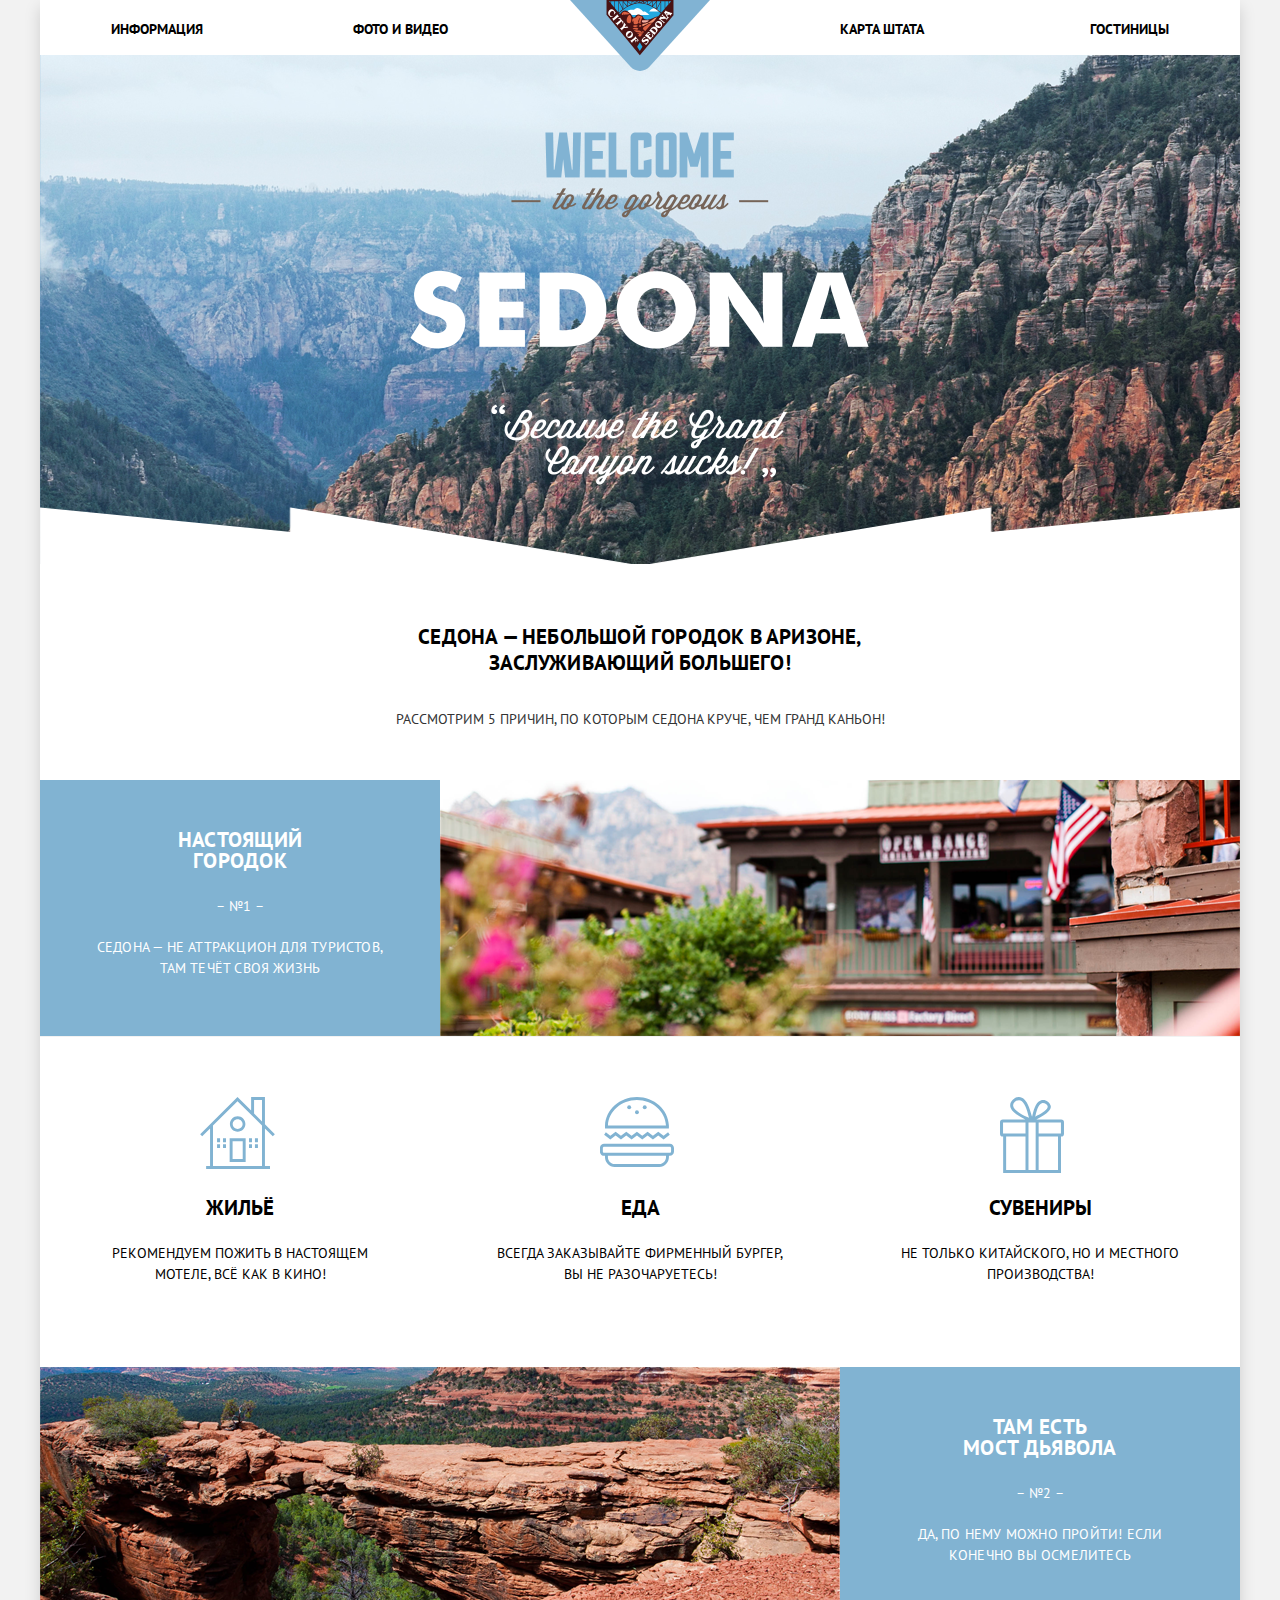
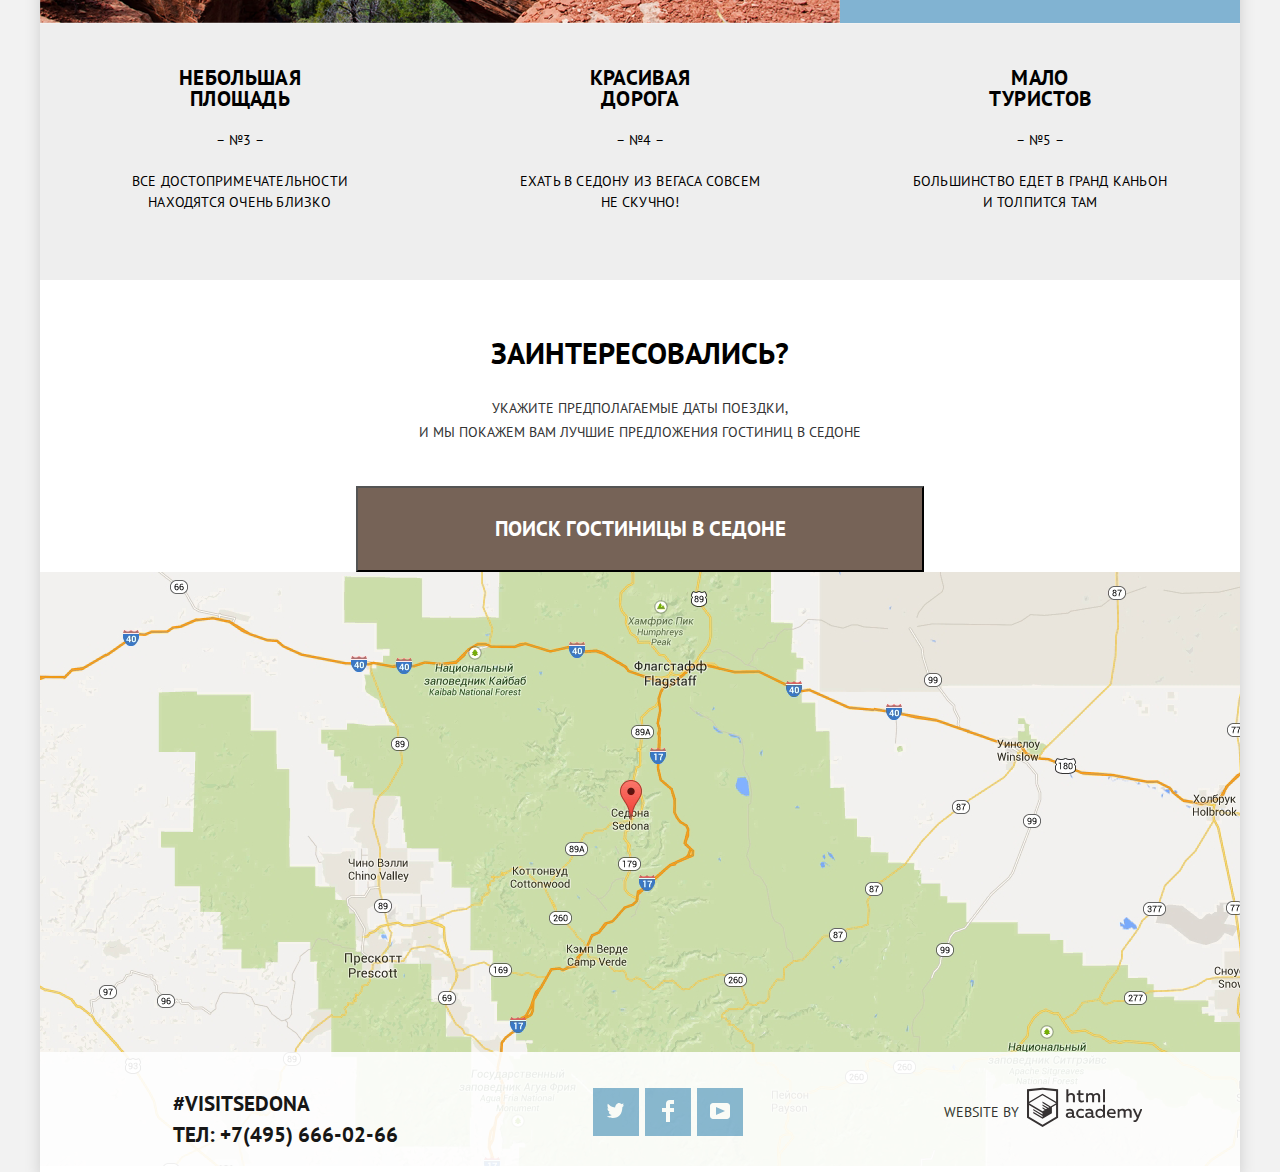
<file: index.html>
<!DOCTYPE html>
<html lang="ru">
  <head>
    <meta charset="utf-8">
    <title>HTML Academy: Седона</title>
    <link href="https://fonts.googleapis.com/css?family=PT+Sans:400,700&amp;subset=cyrillic" rel="stylesheet">
    <link href="css/min-normalize.css" rel="stylesheet">
    <link href="css/min-style.css" rel="stylesheet">
  </head>
  <body>
<header>
	<section>
		<nav>
			<div class="main-navigation-wrapper">
				<ul class="site-navigation">
					<li class="main-navigation"><a href="index.html">Информация</a></li>
					<li class="main-navigation"><a href="#">Фото и видео</a></li>
					<li class="main-navigation"><a href="#">Карта штата</a></li>
					<li class="main-navigation"><a href="catalog.html">Гостиницы</a></li>
				</ul>
			</div>
			<a class="main-navigation-logo" href="index.html"><img src="img/logo.svg" width="140" height="71" alt="Логотип  Седона"></a>
		</nav>
	</section>
</header>
<main>
	<section class="welcome">
		<h1 class="visually-hidden">Отдых в Седоне</h1> 
	</section>
	<section class="features-intro intro">
		<div class="main-intro">
				Седона — небольшой городок в Аризоне, заслуживающий большего!
				<h2 class="visually-hidden">Преимущества</h2>
		</div>
		<div class="features-intro-text">
		Рассмотрим 5 причин, по которым Седона круче, чем Гранд Каньон!
		</div>
	</section>
	<section>
	<div class="features">
		<div class="features-column-text">
			<h3 class="heading feature-head">Настоящий городок</h3>
			<span>&#8211; №1 &#8211;</span>
			<p class="features-description">Седона — не аттракцион для туристов, там течёт своя жизнь</p> 
		</div>
		<div class="features-column-img">
			<img class="feature-image" src="img/feature-picture.png" width="800" height="256" alt="Город Седона">
		</div>
	</div>
	<div class="advantages">
		<div class="adantages-column house">
			<h4 class="advantages-title">Жильё</h4>
			<p class="advantages-text">Рекомендуем пожить в настоящем мотеле, всё как в кино!</p>
		</div>
		<div class="adantages-column food">
			<h4 class="advantages-title">Еда</h4>
			<p class="advantages-text">Всегда заказывайте фирменный бургер, вы не разочаруетесь!</p>
		</div>
		<div class="adantages-column present">
			<h4 class="advantages-title souvenirs">Сувениры</h4>
			<p class="advantages-text">Не только китайского, но и местного производства!</p>
		</div>
	</div>
	<div class="features">		
		<div class="features-column-img">
			<img src="img/layer-5.png" width="800" height="256" alt="Мост дьявола">
		</div>
		<div class="features-column-text">
			<h3 class="heading feature-head">Там есть<br>мост дьявола</h3>
			<span>&#8211; №2 &#8211;</span>
			<p class="features-description">Да, по нему можно пройти! Если конечно вы осмелитесь</p>
		</div>
	</div>
	<div class="advantages">
			<div class="advantages-column advantage">
				<h3 class="heading feature-head">Небольшая площадь</h3>
				<span>&#8211; №3 &#8211;</span>
				<p class="advantage-description">Все достопримечательности находятся очень близко</p>
			</div>
			<div class="advantages-column advantage">
				<h3 class="heading feature-head">Красивая дорога</h3>
				<span>&#8211; №4 &#8211;</span>
				<p class="advantage-description">Ехать в Седону из Вегаса совсем не скучно!</p>
			</div>
			<div class="advantages-column advantage">
				<h3 class="heading feature-head">Мало туристов</h3>
				<span>&#8211; №5 &#8211;</span>
				<p class="advantage-description">Большинство едет в Гранд Каньон и толпится там</p>
			</div>
	</div>
	</section>
	<section class="contact">
				<h2 class="interested">Заинтересовались?</h2>
        		<p class="indicate">Укажите предполагаемые даты поездки, <br> 
        	   и мы покажем вам лучшие предложения гостиниц в Седоне</p>
        <div>
        	<button class="search-hotel-button">Поиск гостиницы в Седоне</button>
        </div>
        <div class="search-form">
        	<form class="search-form-flex" action="https://echo.htmlacademy.ru/" method="post">
        	   	<p>
        	   		<label for="arrival">Дата заезда<input class="date arrival" type="text" name="arrival-date" id="arrival" value="24 АПРЕЛЯ 2017"></label>
				</p>	
        	   	<p>
        	   		<label for="departure">Дата выезда<input class="date departure" type="text" name="departure-date" id="departure" value="4 ИЮЛЯ 2017"></label>
        	 	</p>
        	   	<div class="number">
        	   		<div class="adult">
        	   			<label for="adult">Взрослые:</label><div class="btn-minus"></div><input class="number-of adults" type="text" name="adult" id="adult" min="1" value="2"><div class="btn-plus"></div>
        	   		</div>
        	   		<div class="children">
        	   			<label for="children">Дети:</label><div class="btn-minus"></div><input class="number-of childrens" type="text" name="children" id="children" min="0" value="0"><div class="btn-plus"></div>
        	   		</div>
        	   	</div>
        	   	<div>
        	   		<input class="search-button" type="submit" name="search" value="Найти">
        	   	</div>
        	</form>
        </div>
        		<iframe class="map" src="https://www.google.com/maps/embed?pb=!1m23!1m12!1m3!1d301923.51704878395!2d-111.81563635336443!3d35.029632155537016!2m3!1f0!2f0!3f0!3m2!1i1024!2i768!4f13.1!4m8!3e2!4m0!4m5!1s0x872da3e2f5cc4e57%3A0xfffc133b18b7bffd!2zMzAwIEFaLTg5QSwgU2Vkb25hLCBBWiA4NjMzNiwg0KHQqNCQ!3m2!1d34.8706482!2d-111.7596961!5e0!3m2!1sru!2sru!4v1582177297265!5m2!1sru!2sru" style="border:0;" width="1200" height="594" allowfullscreen></iframe>
	</section>
</main>
	<footer class="footer-index">
		<section class="footer">
			<div class="contact-us">
      			<div class="hashtag"><a href="#" class="visit">#visitsedona</a></div>
      			<div class="phone-number"><p>Тел: <a href="tel:+74956660266">+7(495) 666-02-66</a></p></div>
    		</div>
   			<div class="footer-social">
      				<div class="social">
      					<a class="social-button twitter" href="#"><svg class="social-button-icon" xmlns="http://www.w3.org/2000/svg" xmlns:xlink="http://www.w3.org/1999/xlink" width="17" height="15" viewBox="0 0 17 15">
    					<path fill="#FFF" d="M10.95.144c1.685-.496 2.984.27 3.577 1.179.673-.231 1.331-.481 2.011-.708a2.345 2.345 0 0 1-.857 1.768c.685.17 1.304-.491 1.304-.491-.169 1-1.006 1.788-1.563 2.024-.231 6.75-3.175 11.217-10.077 11.082h-.446c-.41 0-4.164-.46-4.898-1.887 2.271.196 3.893-.422 4.693-1.177-.96-.3-2.679-.477-2.979-2.95.349.106.564.228 1.19.119C1.705 8.247.374 7.53.448 5.33c.285.328 1.067.536 1.34.472C1.085 5.561-.182 2.442.894.85c1.818 1.854 3.735 3.606 7.152 3.773C8.254 2.33 9.183.793 10.95.144z"/>
						</svg></a>
					</div>
        			<div class="social">
        				<a class="social-button facebook" href="#">
        				<svg class="social-button-icon" xmlns="http://www.w3.org/2000/svg" width="12" height="22" viewBox="0 0 12 22">
    					<path fill="#FFF" d="M12 4V0H8a4 4 0 0 0-4 4v4H0v4h4v10h4V12h4V8H8V4h4z"/>
						</svg></a>
					</div>
        			<div class="social">
        				<a class="social-button youtube" href="#">
        				<svg class="social-button-icon" xmlns="http://www.w3.org/2000/svg" xmlns:xlink="http://www.w3.org/1999/xlink" width="20" height="16" viewBox="0 0 20 16">
    					<path fill="#FFF" d="M17 0H3C1.35 0 0 1.35 0 3v10c0 1.65 1.35 3 3 3h14c1.65 0 3-1.35 3-3V3c0-1.65-1.35-3-3-3zM6.027 11.998V4.002L15.014 8l-8.987 3.998z"/>
						</svg></a>
					</div>
			</div>
			<div class="by-htmlacademy">
      			<p class="by">Website by</p>
        		<a class="academy-button" href="https://htmlacademy.ru/intensive/htmlcss">
        		<svg width="115px" height="41px" xmlns="http://www.w3.org/2000/svg" data-name="Layer 1" viewBox="0 0 113 39">
    			<path fill="#231f20" d="M46.84 28.22a2.07 2.07 0 0 0 .58-.11v1.4a3.41 3.41 0 0 1-1.24.22 1.75 1.75 0 0 1-1.75-1 5.08 5.08 0 0 1-3.3 1.13c-1.59 0-3.06-.87-3.06-2.68 0-2.24 2.08-2.93 3.9-2.93a11.63 11.63 0 0 1 2.28.26v-.31c0-1.09-.8-1.86-2.3-1.86a7.79 7.79 0 0 0-3.15.67v-1.79a10.72 10.72 0 0 1 3.35-.58c2.48 0 4 1.18 4 3.83v3.14a.57.57 0 0 0 .69.61zm-6.76-1.19a1.42 1.42 0 0 0 1.64 1.29 3.56 3.56 0 0 0 2.53-1v-1.51a10.21 10.21 0 0 0-1.9-.22c-1.1.01-2.27.35-2.27 1.45zM53.06 20.62a5.29 5.29 0 0 1 2.7.67v1.79a4.28 4.28 0 0 0-2.42-.73 2.89 2.89 0 1 0 0 5.76 5.26 5.26 0 0 0 2.55-.67v1.8a6.58 6.58 0 0 1-2.9.6 4.42 4.42 0 0 1-4.72-4.54 4.54 4.54 0 0 1 4.79-4.68zM65.84 28.22a2.07 2.07 0 0 0 .58-.11v1.4a3.41 3.41 0 0 1-1.24.22 1.75 1.75 0 0 1-1.75-1 5.08 5.08 0 0 1-3.3 1.13c-1.59 0-3.06-.87-3.06-2.68 0-2.24 2.08-2.93 3.9-2.93a11.63 11.63 0 0 1 2.28.26v-.31c0-1.09-.8-1.86-2.3-1.86a7.79 7.79 0 0 0-3.15.67v-1.79a10.72 10.72 0 0 1 3.35-.58c2.48 0 4 1.18 4 3.83v3.14a.57.57 0 0 0 .69.61zm-6.76-1.19a1.42 1.42 0 0 0 1.64 1.29 3.56 3.56 0 0 0 2.53-1v-1.51a10.21 10.21 0 0 0-1.9-.22c-1.11.01-2.27.35-2.27 1.45zM76.67 16.85v12.76h-1.76v-1.39a4.07 4.07 0 0 1-3.35 1.62 4.62 4.62 0 0 1 0-9.22 4 4 0 0 1 3.15 1.37v-5.14h2zm-4.76 5.48a2.9 2.9 0 0 0 0 5.8 3 3 0 0 0 2.79-1.84v-2.13a3.06 3.06 0 0 0-2.79-1.83zM82.99 20.62c3.48 0 4.68 2.81 4.12 5.34h-6.58c.22 1.57 1.75 2.22 3.35 2.22a6.41 6.41 0 0 0 2.77-.62v1.68a7.5 7.5 0 0 1-3.14.6c-2.68 0-5-1.53-5-4.61a4.39 4.39 0 0 1 4.48-4.61zm.09 1.62a2.39 2.39 0 0 0-2.57 2.26h4.85a2.06 2.06 0 0 0-2.28-2.26zM89.1 29.61v-8.75h1.73v1.09a4 4 0 0 1 2.92-1.33 3 3 0 0 1 2.73 1.4 4.33 4.33 0 0 1 3.06-1.4 3.21 3.21 0 0 1 3.32 3.52v5.47h-2V24.2a1.67 1.67 0 0 0-1.73-1.84 2.94 2.94 0 0 0-2.17 1.18V29.61h-2V24.2a1.67 1.67 0 0 0-1.73-1.84 3.11 3.11 0 0 0-2.32 1.35v5.91h-2zM111.47 20.86h2l-4.1 9.93c-.95 2.28-2.19 3-3.52 3a5 5 0 0 1-1.15-.15v-1.66a3 3 0 0 0 .89.13c.95 0 1.66-.67 2.17-2l.18-.44-4.16-8.82h2.13l3 6.6zM40.66 1.53v5a4 4 0 0 1 2.83-1.2A3.41 3.41 0 0 1 47.1 8.9v5.41h-2V9.15a1.9 1.9 0 0 0-2-2.1 3.08 3.08 0 0 0-2.44 1.46v5.8h-2V1.53h2zM52.43 2.42v3.12h3.17v1.71h-3.17v4c0 1.15.53 1.53 1.66 1.53a4.71 4.71 0 0 0 1.77-.35v1.68a7.14 7.14 0 0 1-2.35.38 2.68 2.68 0 0 1-3-2.88V7.23h-1.6V5.52h1.57V2.88zM58.1 14.29V5.54h1.73v1.09a4 4 0 0 1 2.92-1.33 3 3 0 0 1 2.73 1.4 4.33 4.33 0 0 1 3.06-1.4 3.21 3.21 0 0 1 3.32 3.52v5.47h-2V8.88a1.67 1.67 0 0 0-1.73-1.84 2.94 2.94 0 0 0-2.17 1.18V14.29h-2V8.88a1.67 1.67 0 0 0-1.73-1.84 3.11 3.11 0 0 0-2.32 1.35v5.91h-2zM74.72 1.52h1.95v12.76h-1.95zM15.44.02h-.16L0 1.62v28l15.28 9.09 15.28-9.09v-28zm13.12 28.45l-13.28 7.9L2 28.47V16.99l13.22 7.87v1.43l-9.07-5.4v1.38l9.11 5.47v1.46l-9.1-5.42v1.38l9.11 5.47 9.19-5.5V19.22l4.1-2.45v11.67zm0-13.16l-3.65 2.14-1.68 1-8-4.76v1.38l6.84 4.07h-.06l-.15.09-1 .57-5.64-3.36v1.38l4.45 2.65-1.05.7-3.36-2v1.38l2.21 1.3-2.25 1.35-13.16-7.82 13.17-7.92zm0-1.39L15.21 6.05l-13.2 7.86V3.41l13.28-1.39 13.28 1.39v10.51z"/>
				</svg>
				</a>
			</div>
    	</section> 
	</footer>
	<script src="js/min-script.js"></script>
</body>
</html>
</file>
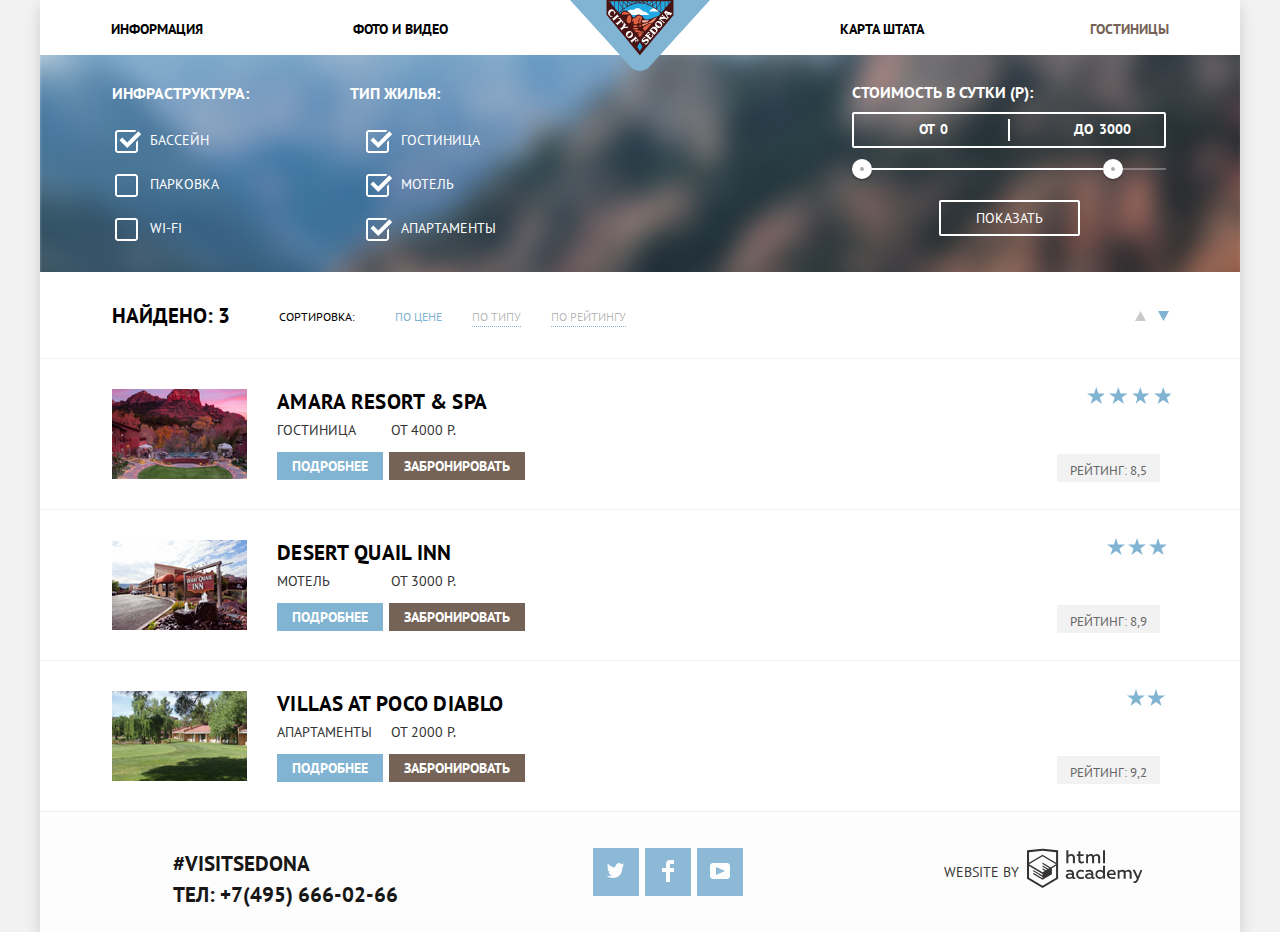
<file: catalog.html>
<!DOCTYPE html>
<html lang="ru">
  <head>
    <meta charset="utf-8">
    <title>HTML Academy: Седона</title>
    <link href="https://fonts.googleapis.com/css?family=PT+Sans:400,700&amp;subset=cyrillic" rel="stylesheet">
    <link href="css/normalize.css" rel="stylesheet">
    <link href="css/min-style.css" rel="stylesheet">
  </head>
  <body>
<header>
  <section>
    <nav>
      <div class="main-navigation-wrapper">
        <ul class="site-navigation">
          <li class="main-navigation"><a href="index.html">Информация</a></li>
          <li class="main-navigation"><a href="#">Фото и видео</a></li>
          <li class="main-navigation"><a href="#">Карта штата</a></li>
          <li class="main-navigation"><a class="current-page" href="catalog.html">Гостиницы</a></li>
        </ul>
      </div>
      <a class="main-navigation-logo" href="index.html"><img src="img/logo.svg" width="140" height="71" alt="Логотип  Седона"></a>
    </nav>
  </section>
</header>
<main>
	<h1 class="visually-hidden">Гостиницы Седоны</h1> 
  <section class="hotel-filter">
		<h2 class="visually-hidden">Фильтр выбора гостиниц</h2> 
		<form oninput="result.value=" class="filter-form" action="https://echo.htmlacademy.ru/" method="post"> 
		<div  class="infrastructure">
      <h3 class="filter-title heading">Инфраструктура:</h3>
				<label class="filter"><input class="filter visually-hidden" type="checkbox" name="pool" checked><span class="checkbox-indicator"></span>Бассейн</label>
				<label class="filter"><input class="filter visually-hidden" type="checkbox" name="parking"><span class="checkbox-indicator"></span>Парковка</label>
				<label class="filter"><input class="filter visually-hidden" type="checkbox" name="wi-fi"><span class="checkbox-indicator"></span>Wi-Fi</label>
		</div>		
		<div class="hotel-type">
      <h3 class="filter-title heading">Тип жилья:</h3>
				<label class="filter"><input class="filter visually-hidden" type="checkbox" name="hotel" checked><span class="checkbox-indicator"></span>Гостиница</label>
				<label class="filter"><input class="filter visually-hidden" type="checkbox" name="motel" checked><span class="checkbox-indicator"></span>Мотель</label>
				<label class="filter"><input class="filter visually-hidden" type="checkbox" name="apartment" checked><span class="checkbox-indicator"></span>Апартаменты
				</label>
		</div>
    <div class="filter-range">
      <div class="filter-range-title">Стоимость в сутки (р):</div>
      <div class="price-controls">
        <label class="min-price">от <input type="text" name="min-price" value="0"></label>
        <label class="max-price">до <input type="text" name="max-price" value="3000"></label>
      </div>
      <div class="range-controls">
        <div class="scale">
          <div class="bar">
            <div class="range-toggle range-toggle-min"></div>
        <div class="range-toggle range-toggle-max"></div>
        </div>
      </div>
      <button class="btn-transparent" type="submit">Показать</button>
    </div>
   </div>
  </form>
  </section>
	<section class="hotel-found">
		<div class="found">Найдено: <output>3</output></div>
		<div class="sort"><span class="sort-title">Сортировка:</span>
		  <ul class="sort-list">
			 <li><a class="sort active" href="">по цене</a></li> 
			 <li><a class="sort" href="">по типу</a></li> 
			 <li><a class="sort" href="">по рейтингу</a></li>
		  </ul>
    </div>
		<div class="arrow">
			<span class="arrow-up"></span>
			<span class="arrow-down active"></span>
		</div>
	</section>
  <section>   
  <h2 class="visually-hidden">Список гостиниц</h2>
  <div class="hotel"> 
    <div class="hotel-column-img">
        <img src="img/hotel-picture.png" width="135" height="90" alt="Amara Resort & SPA">
    </div>
    <div class="hotel-column-info">
      <h3 class="heading"><a href="#" class="hotel-name">Amara resort & SPA</a></h3>
                  <p class="hotel-info">
            	     <span>Гостиница</span>
                    <span class="price">От 4000 р.</span>
                  </p>
           	      <a class="button-info"  href="">Подробнее</a>
                  <a class="button-book" href="">Забронировать</a>
    </div>
    <div class="hotel-column-rate">
            	 <div class="stars four"></div>
            	 <div class="rate">Рейтинг: 8,5</div>
    </div>
  </div>
  <div class="hotel">
    <div class="hotel-column-img">
             <img src="img/hotel-picture_2.png" width="135" height="90" alt="Desert Quail Inn">
    </div>
    <div class="hotel-column-info">
              <h3 class="heading"><a href="#" class="hotel-name">Desert Quail Inn</a></h3>
              <p class="hotel-info">
              <span>Мотель</span>
              <span class="price">От 3000 р.</span>
              </p>
           	  <a class="button-info" href="">Подробнее</a>
              <a class="button-book" href="">Забронировать</a>
    </div>
    <div class="hotel-column-rate">
            <div class="stars three"></div>
            <div class="rate">Рейтинг: 8,9</div>
    </div>
  </div>
  <div class="hotel">       
    <div class="hotel-column-img">
             <img src="img/hotel-picture_3.png" width="135" height="90" alt="Villas at Poco Diablo">
    </div>
    <div class="hotel-column-info">
              <h3 class="heading"><a href="#" class="hotel-name">Villas at Poco Diablo</a></h3>
              <p class="hotel-info">
            	<span>Апартаменты</span>
                <span class="price">От 2000 р.</span>
              </p> 
           	  <a class="button-info" href="">Подробнее</a>
              <a class="button-book" href="">Забронировать</a>
    </div>
    <div class="hotel-column-rate">
            <div class="stars two"></div>
            <div class="rate">Рейтинг: 9,2</div>
    </div>
  </div>
</section>
</main>
<footer>
    <section class="footer">
      <div class="contact-us">
            <div class="hashtag"><a href="" class="visit">#visitsedona</a></div>
            <div class="phone-number"><p>Тел: <a href="tel:+74956660266">+7(495) 666-02-66</a></p></div>
        </div>
        <div class="footer-social">
              <div class="social">
                <a class="social-button twitter" href="#"><svg class="social-button-icon" xmlns="http://www.w3.org/2000/svg" xmlns:xlink="http://www.w3.org/1999/xlink" width="17" height="15" viewBox="0 0 17 15">
              <path fill="#FFF" d="M10.95.144c1.685-.496 2.984.27 3.577 1.179.673-.231 1.331-.481 2.011-.708a2.345 2.345 0 0 1-.857 1.768c.685.17 1.304-.491 1.304-.491-.169 1-1.006 1.788-1.563 2.024-.231 6.75-3.175 11.217-10.077 11.082h-.446c-.41 0-4.164-.46-4.898-1.887 2.271.196 3.893-.422 4.693-1.177-.96-.3-2.679-.477-2.979-2.95.349.106.564.228 1.19.119C1.705 8.247.374 7.53.448 5.33c.285.328 1.067.536 1.34.472C1.085 5.561-.182 2.442.894.85c1.818 1.854 3.735 3.606 7.152 3.773C8.254 2.33 9.183.793 10.95.144z"/>
            </svg></a>
          </div>
              <div class="social">
                <a class="social-button facebook" href="#">
                <svg class="social-button-icon" xmlns="http://www.w3.org/2000/svg" width="12" height="22" viewBox="0 0 12 22">
              <path fill="#FFF" d="M12 4V0H8a4 4 0 0 0-4 4v4H0v4h4v10h4V12h4V8H8V4h4z"/>
            </svg></a>
          </div>
              <div class="social">
                <a class="social-button youtube" href="#">
                <svg class="social-button-icon" xmlns="http://www.w3.org/2000/svg" xmlns:xlink="http://www.w3.org/1999/xlink" width="20" height="16" viewBox="0 0 20 16">
              <path fill="#FFF" d="M17 0H3C1.35 0 0 1.35 0 3v10c0 1.65 1.35 3 3 3h14c1.65 0 3-1.35 3-3V3c0-1.65-1.35-3-3-3zM6.027 11.998V4.002L15.014 8l-8.987 3.998z"/>
            </svg></a>
          </div>
      </div>
      <div class="by-htmlacademy">
            <p class="by">Website by</p>
            <a class="academy-button" href="https://htmlacademy.ru/intensive/htmlcss">
            <svg width="115px" height="41px" xmlns="http://www.w3.org/2000/svg" data-name="Layer 1" viewBox="0 0 113 39">
          <path fill="#231f20" d="M46.84 28.22a2.07 2.07 0 0 0 .58-.11v1.4a3.41 3.41 0 0 1-1.24.22 1.75 1.75 0 0 1-1.75-1 5.08 5.08 0 0 1-3.3 1.13c-1.59 0-3.06-.87-3.06-2.68 0-2.24 2.08-2.93 3.9-2.93a11.63 11.63 0 0 1 2.28.26v-.31c0-1.09-.8-1.86-2.3-1.86a7.79 7.79 0 0 0-3.15.67v-1.79a10.72 10.72 0 0 1 3.35-.58c2.48 0 4 1.18 4 3.83v3.14a.57.57 0 0 0 .69.61zm-6.76-1.19a1.42 1.42 0 0 0 1.64 1.29 3.56 3.56 0 0 0 2.53-1v-1.51a10.21 10.21 0 0 0-1.9-.22c-1.1.01-2.27.35-2.27 1.45zM53.06 20.62a5.29 5.29 0 0 1 2.7.67v1.79a4.28 4.28 0 0 0-2.42-.73 2.89 2.89 0 1 0 0 5.76 5.26 5.26 0 0 0 2.55-.67v1.8a6.58 6.58 0 0 1-2.9.6 4.42 4.42 0 0 1-4.72-4.54 4.54 4.54 0 0 1 4.79-4.68zM65.84 28.22a2.07 2.07 0 0 0 .58-.11v1.4a3.41 3.41 0 0 1-1.24.22 1.75 1.75 0 0 1-1.75-1 5.08 5.08 0 0 1-3.3 1.13c-1.59 0-3.06-.87-3.06-2.68 0-2.24 2.08-2.93 3.9-2.93a11.63 11.63 0 0 1 2.28.26v-.31c0-1.09-.8-1.86-2.3-1.86a7.79 7.79 0 0 0-3.15.67v-1.79a10.72 10.72 0 0 1 3.35-.58c2.48 0 4 1.18 4 3.83v3.14a.57.57 0 0 0 .69.61zm-6.76-1.19a1.42 1.42 0 0 0 1.64 1.29 3.56 3.56 0 0 0 2.53-1v-1.51a10.21 10.21 0 0 0-1.9-.22c-1.11.01-2.27.35-2.27 1.45zM76.67 16.85v12.76h-1.76v-1.39a4.07 4.07 0 0 1-3.35 1.62 4.62 4.62 0 0 1 0-9.22 4 4 0 0 1 3.15 1.37v-5.14h2zm-4.76 5.48a2.9 2.9 0 0 0 0 5.8 3 3 0 0 0 2.79-1.84v-2.13a3.06 3.06 0 0 0-2.79-1.83zM82.99 20.62c3.48 0 4.68 2.81 4.12 5.34h-6.58c.22 1.57 1.75 2.22 3.35 2.22a6.41 6.41 0 0 0 2.77-.62v1.68a7.5 7.5 0 0 1-3.14.6c-2.68 0-5-1.53-5-4.61a4.39 4.39 0 0 1 4.48-4.61zm.09 1.62a2.39 2.39 0 0 0-2.57 2.26h4.85a2.06 2.06 0 0 0-2.28-2.26zM89.1 29.61v-8.75h1.73v1.09a4 4 0 0 1 2.92-1.33 3 3 0 0 1 2.73 1.4 4.33 4.33 0 0 1 3.06-1.4 3.21 3.21 0 0 1 3.32 3.52v5.47h-2V24.2a1.67 1.67 0 0 0-1.73-1.84 2.94 2.94 0 0 0-2.17 1.18V29.61h-2V24.2a1.67 1.67 0 0 0-1.73-1.84 3.11 3.11 0 0 0-2.32 1.35v5.91h-2zM111.47 20.86h2l-4.1 9.93c-.95 2.28-2.19 3-3.52 3a5 5 0 0 1-1.15-.15v-1.66a3 3 0 0 0 .89.13c.95 0 1.66-.67 2.17-2l.18-.44-4.16-8.82h2.13l3 6.6zM40.66 1.53v5a4 4 0 0 1 2.83-1.2A3.41 3.41 0 0 1 47.1 8.9v5.41h-2V9.15a1.9 1.9 0 0 0-2-2.1 3.08 3.08 0 0 0-2.44 1.46v5.8h-2V1.53h2zM52.43 2.42v3.12h3.17v1.71h-3.17v4c0 1.15.53 1.53 1.66 1.53a4.71 4.71 0 0 0 1.77-.35v1.68a7.14 7.14 0 0 1-2.35.38 2.68 2.68 0 0 1-3-2.88V7.23h-1.6V5.52h1.57V2.88zM58.1 14.29V5.54h1.73v1.09a4 4 0 0 1 2.92-1.33 3 3 0 0 1 2.73 1.4 4.33 4.33 0 0 1 3.06-1.4 3.21 3.21 0 0 1 3.32 3.52v5.47h-2V8.88a1.67 1.67 0 0 0-1.73-1.84 2.94 2.94 0 0 0-2.17 1.18V14.29h-2V8.88a1.67 1.67 0 0 0-1.73-1.84 3.11 3.11 0 0 0-2.32 1.35v5.91h-2zM74.72 1.52h1.95v12.76h-1.95zM15.44.02h-.16L0 1.62v28l15.28 9.09 15.28-9.09v-28zm13.12 28.45l-13.28 7.9L2 28.47V16.99l13.22 7.87v1.43l-9.07-5.4v1.38l9.11 5.47v1.46l-9.1-5.42v1.38l9.11 5.47 9.19-5.5V19.22l4.1-2.45v11.67zm0-13.16l-3.65 2.14-1.68 1-8-4.76v1.38l6.84 4.07h-.06l-.15.09-1 .57-5.64-3.36v1.38l4.45 2.65-1.05.7-3.36-2v1.38l2.21 1.3-2.25 1.35-13.16-7.82 13.17-7.92zm0-1.39L15.21 6.05l-13.2 7.86V3.41l13.28-1.39 13.28 1.39v10.51z"/>
        </svg>
        </a>
      </div>
      </section> 
  </footer>
</body>
</html>
</file>
<file: css/min-style.css>
body{margin:0 auto;padding:0;width:1200px;font-family:'PT Sans','Arial',sans-serif;font-size:14px;line-height:21px;font-weight:700;color:#000;text-transform:uppercase;background-color:#f2f2f2;background-size:1200px 773px;background-position:top center;background-repeat:no-repeat;position:relative;box-shadow:0 7px 15px 0 rgba(0,1,1,0.15)}a{text-decoration:none;color:#000}.site-navigation{margin:0;padding:0;min-height:56px;display:flex;flex-wrap:wrap;flex-direction:row;justify-content:space-between;align-items:center}.main-navigation-wrapper{width:100%;background-color:#fff;min-height:70px;margin-bottom:-15px}.main-navigation{font-size:14px;line-height:26px;font-weight:700;color:#000;background-color:#fff;margin:10px auto;width:239px;list-style:none;box-sizing:border-box;padding-top:2px}.site-navigation li:first-child,.site-navigation li:nth-child(2){text-align:left;padding-left:34px}.site-navigation li:first-child{padding-left:58px}.site-navigation li:nth-child(2){margin-right:150px}.site-navigation li:last-child,.site-navigation li:nth-child(3){text-align:right;padding-right:37px}.site-navigation li:last-child{padding-right:58px}.current-page{color:#766357}.main-navigation-logo{width:140px;height:71px;order:2;object-fit:contain;position:absolute;left:50%;top:0;transform:translateX(-50%)}.site-navigation a:hover{color:#81b3d2}.site-navigation a:focus{color:#bdbbbc}.site-navigation a:active{color:#766357}.welcome{background-image:url(../img/polygon.png),url(../img/welcome.png),url(../img/background-photo.png);background-color:#81b3d2;background-repeat:no-repeat;background-position:-1px 451.5px,370px 77px,0 -82px;width:1200px;min-height:511px;margin:0 auto;margin-bottom:-2px;padding:0}.main-intro{width:489px;margin-left:auto;margin-right:auto;font-size:21px;font-weight:700;font-style:normal;line-height:26px;text-align:center;letter-spacing:.2px;color:#000;padding-top:60px;margin-bottom:30px}.features-intro-text{width:498px;margin-left:auto;margin-right:auto;font-size:14px;font-weight:400;font-stretch:normal;font-style:normal;line-height:26px;letter-spacing:normal;text-align:center;color:#333}.heading{font-size:21px;font-weight:700}.feature-head{width:160px;margin-right:auto;margin-left:auto}.intro{min-height:256px;background-color:#fff;margin:0 auto -40px}.features-column-text{color:#fff;background-color:#81b3d2;font-size:14px;font-weight:400;font-style:normal;line-height:21px;letter-spacing:.3px;text-align:center;vertical-align:middle;width:400px;min-height:256px;margin-top:-7px}.features-column-text > h3{margin-top:49px;margin-bottom:25px}.features-description{margin-right:auto;margin-left:auto;width:310px;margin-top:20px;letter-spacing:.2px}.advantage-description{width:255px;margin-top:20px;margin-right:auto;margin-left:auto;letter-spacing:.2px}.features-column-img{width:800px}.advantages{width:1200px;background-color:#fff;margin-top:-5px}.advantages-column{font-size:14px;font-weight:400;font-style:normal;line-height:21px;text-align:center;color:#333;width:400px;text-align:center;box-sizing:border-box;width:33%}.house{min-height:330px;background-color:#fff;background-image:URL(../img/icon-1.svg);background-repeat:no-repeat;background-position:110px 60px}.food{min-height:330px;background-color:#fff;background-image:URL(../img/icon-3.svg);background-repeat:no-repeat;background-position:110px 60px}.present{min-height:330px;background-color:#fff;background-image:URL(../img/icon-2.svg);background-repeat:no-repeat;background-position:110px 60px}.advantages-title{font-size:21px;font-weight:700;line-height:21px;text-align:center;color:#000;margin-top:160px;margin-bottom:25px}.advantages-text{width:300px;margin-bottom:81px;text-align:center;font-weight:400;margin-right:auto;margin-left:auto}.advantage{width:33%;min-height:256px;font-size:14px;font-weight:400;font-style:normal;line-height:21px;letter-spacing:.3px;text-align:center;color:#000;background-color:#eee}.advantage > h3{font-size:21px;font-weight:700;margin-top:43px}.interested{font-size:30px;font-style:normal;font-weight:700;color:#000;line-height:36px;text-align:center;margin-top:25px}.indicate{font-size:14px;font-style:normal;font-weight:400;color:#333;line-height:24px;text-align:center;margin-bottom:42px}@keyframes float{0%{transform:translateY(-50px)}100%{transform:translateY(0)}}.search-form{display:block;position:absolute;left:316px;width:568px;min-height:395px;box-shadow:0 7px 15px 0 rgba(0,1,1,0.15);box-sizing:border-box;padding:55px;margin:0 auto;font-family:inherit;background-color:#fff;font-size:14px;font-weight:700;font-style:normal;line-height:26px;text-align:center;vertical-align:middle;color:#000;animation:float .6s;z-index:50}.form-hide{display:none}.search-form-flex p:first-child{margin-top:0}.date{width:346px;height:38px;box-sizing:border-box;padding:7px 40px 13px 13px;margin-left:21px;font-family:inherit;background-color:#f2f2f2;font-size:14px;font-weight:700;font-style:normal;text-transform:uppercase;line-height:26px;text-align:left;vertical-align:middle;color:#000;background-image:url("data:image/svg+xml,%3Csvg xmlns='http://www.w3.org/2000/svg' width='21' height='22' viewBox='0 0 21 22'%3E%3Cpath fill='%23a9a9a9' d='M19.251 2.025h-2.845V.648c0-.381-.294-.689-.656-.689-.363 0-.656.308-.656.689v1.377h-3.938V.648c0-.381-.294-.689-.655-.689-.363 0-.657.308-.657.689v1.377H5.906V.648c0-.381-.294-.689-.656-.689-.363 0-.657.308-.657.689v1.377H1.75C.784 2.025 0 2.847 0 3.862v16.302C0 21.179.784 22 1.75 22h17.501c.966 0 1.749-.821 1.749-1.836V3.862c0-1.015-.783-1.837-1.749-1.837zm.437 18.139a.448.448 0 0 1-.437.459H1.75a.45.45 0 0 1-.438-.459V3.862a.45.45 0 0 1 .438-.459h2.844v1.378c0 .381.294.689.657.689.362 0 .656-.308.656-.689V3.403h3.938v1.378c0 .381.294.689.657.689.361 0 .655-.308.655-.689V3.403h3.938v1.378c0 .381.293.689.656.689.362 0 .656-.308.656-.689V3.403h2.845c.241 0 .437.206.437.459v16.302z'/%3E%3Cpath fill='%23a9a9a9' d='M4.594 8.225h2.625v2.066H4.594zM4.594 11.668h2.625v2.067H4.594zM4.594 15.112h2.625v2.066H4.594zM9.188 15.112h2.625v2.066H9.188zM9.188 11.668h2.625v2.067H9.188zM9.188 8.225h2.625v2.066H9.188zM13.781 15.112h2.625v2.066h-2.625zM13.781 11.668h2.625v2.067h-2.625zM13.781 8.225h2.625v2.066h-2.625z'/%3E%3C/svg%3E%0A");background-repeat:no-repeat;background-position:318px center;background-color:#a9a9a9}.date:hover{background-image:url("data:image/svg+xml,%3Csvg xmlns='http://www.w3.org/2000/svg' width='21' height='22' viewBox='0 0 21 22'%3E%3Cpath fill='%23231f20' d='M19.251 2.025h-2.845V.648c0-.381-.294-.689-.656-.689-.363 0-.656.308-.656.689v1.377h-3.938V.648c0-.381-.294-.689-.655-.689-.363 0-.657.308-.657.689v1.377H5.906V.648c0-.381-.294-.689-.656-.689-.363 0-.657.308-.657.689v1.377H1.75C.784 2.025 0 2.847 0 3.862v16.302C0 21.179.784 22 1.75 22h17.501c.966 0 1.749-.821 1.749-1.836V3.862c0-1.015-.783-1.837-1.749-1.837zm.437 18.139a.448.448 0 0 1-.437.459H1.75a.45.45 0 0 1-.438-.459V3.862a.45.45 0 0 1 .438-.459h2.844v1.378c0 .381.294.689.657.689.362 0 .656-.308.656-.689V3.403h3.938v1.378c0 .381.294.689.657.689.361 0 .655-.308.655-.689V3.403h3.938v1.378c0 .381.293.689.656.689.362 0 .656-.308.656-.689V3.403h2.845c.241 0 .437.206.437.459v16.302z'/%3E%3Cpath fill='%23231f20' d='M4.594 8.225h2.625v2.066H4.594zM4.594 11.668h2.625v2.067H4.594zM4.594 15.112h2.625v2.066H4.594zM9.188 15.112h2.625v2.066H9.188zM9.188 11.668h2.625v2.067H9.188zM9.188 8.225h2.625v2.066H9.188zM13.781 15.112h2.625v2.066h-2.625zM13.781 11.668h2.625v2.067h-2.625zM13.781 8.225h2.625v2.066h-2.625z'/%3E%3C/svg%3E ")}.date:focus{background-image:url("data:image/svg+xml,%3Csvg xmlns='http://www.w3.org/2000/svg' width='21' height='22' viewBox='0 0 21 22'%3E%3Cpath fill='%2381b3d2' d='M19.251 2.025h-2.845V.648c0-.381-.294-.689-.656-.689-.363 0-.656.308-.656.689v1.377h-3.938V.648c0-.381-.294-.689-.655-.689-.363 0-.657.308-.657.689v1.377H5.906V.648c0-.381-.294-.689-.656-.689-.363 0-.657.308-.657.689v1.377H1.75C.784 2.025 0 2.847 0 3.862v16.302C0 21.179.784 22 1.75 22h17.501c.966 0 1.749-.821 1.749-1.836V3.862c0-1.015-.783-1.837-1.749-1.837zm.437 18.139a.448.448 0 0 1-.437.459H1.75a.45.45 0 0 1-.438-.459V3.862a.45.45 0 0 1 .438-.459h2.844v1.378c0 .381.294.689.657.689.362 0 .656-.308.656-.689V3.403h3.938v1.378c0 .381.294.689.657.689.361 0 .655-.308.655-.689V3.403h3.938v1.378c0 .381.293.689.656.689.362 0 .656-.308.656-.689V3.403h2.845c.241 0 .437.206.437.459v16.302z'/%3E%3Cpath fill='%2381b3d2' d='M4.594 8.225h2.625v2.066H4.594zM4.594 11.668h2.625v2.067H4.594zM4.594 15.112h2.625v2.066H4.594zM9.188 15.112h2.625v2.066H9.188zM9.188 11.668h2.625v2.067H9.188zM9.188 8.225h2.625v2.066H9.188zM13.781 15.112h2.625v2.066h-2.625zM13.781 11.668h2.625v2.067h-2.625zM13.781 8.225h2.625v2.066h-2.625z'/%3E%3C/svg%3E ")}.adults,.childrens{width:38px;height:38px;box-sizing:border-box;padding-left:11px;font-family:inherit;background-color:#f2f2f2;font-size:14px;font-weight:700;font-style:normal;line-height:26px;text-align:center;vertical-align:middle;color:#000}.adults::before,.adults::after,.childrens::before,.childrens::after{content:"";border:1px solid #000;width:38px;height:38px;background-color:#f2f2f2;box-sizing:border-box}.number{margin-top:20px;margin-bottom:50px;display:flex;flex-direction:row;justify-content:center;align-items:center;width:458px;min-height:38px}.search-hotel-button{width:568px;height:86px;margin:0 316px;font-family:inherit;background-color:#766357;font-size:21px;font-weight:700;font-style:normal;line-height:26px;text-align:center;vertical-align:middle;text-transform:uppercase;color:#fff;z-index:100}.search-hotel-button:hover{background-color:#604e43}.search-hotel-button:focus{background-color:#503e33;color:rgba(255,255,255,0.3)}.search-button{width:458px;height:58px;font-family:inherit;background-color:#81b3d2;font-size:21px;font-weight:700;font-style:normal;line-height:26px;text-align:center;text-transform:uppercase;color:#fff}.search-button:hover{background-color:#669ec0}.search-button:focus{background-color:#5496bd;color:rgba(255,255,255,0.3)}.arrival,.departure{width:346px;height:38px;background-color:#f2f2f2}.arrival:hover,.departure:hover{background-color:#ebebeb}.arrival:focus,.departure:focus{background-color:#fff}.children,.adult{display:flex;width:230px}.adult > label{padding-top:10px;margin-right:41px}.children > label{padding-top:10px;margin-left:50px;margin-right:27px}.search-form-flex input{border:none}.btn-minus,.btn-plus{display:inline-block;vertical-align:top;width:38px;height:38px;background-color:#f2f2f2;border:none;position:relative;z-index:5}.btn-minus::after{content:"";position:absolute;width:10px;height:3px;background-color:#a9a9a9;top:50%;left:40%}.btn-plus::before{content:"";position:absolute;width:11px;height:3px;background-color:#a9a9a9;top:45%;left:38%}.btn-plus::after{content:"";position:absolute;width:11px;height:3px;background-color:#a9a9a9;top:45%;left:38%;transform:rotate(90deg)}.btn-minus:hover::after,.btn-plus:hover::before,.btn-plus:hover::after{background-color:#000}.btn-minus:active::after,.btn-plus:active::before,.btn-plus:active::after{background-color:#81b3d2}.map{position:relative;z-index:10;border:none;background-image:url(../img/map.png)}.footer{font-size:21px;font-weight:700;font-stretch:normal;font-style:normal;line-height:26px;letter-spacing:normal;text-align:center;color:#000;opacity:.9;background-color:#fff;width:1200px;min-height:120px;box-sizing:border-box;display:flex;justify-content:space-around;flex-direction:row;align-items:center;flex-wrap:wrap;z-index:40}.footer-index{position:absolute;bottom:0;z-index:40}.contact-us{display:flex;flex-wrap:wrap;flex-direction:column;align-items:baseline;padding-left:35px}.hashtag{margin-top:36px}.phone-number{margin-top:-16px}.social{list-style:none}.footer-social{display:flex;flex-direction:row;align-items:center;justify-content:center}.social-button{background-color:#81b3d2;background-size:46px 48px;height:48px;width:46px;margin:auto;display:flex;margin-right:6px}.twitter svg{margin:15px auto}.facebook svg{margin:12px auto}.youtube svg{margin:15px auto}a.social-button:hover,a.search-button:hover{background-color:#669ec0}a.social-button:focus path{opacity:.3;background-color:#5496bd}a.search-button:focus{background-color:#5496bd;color:rgba(255,255,255,0.3)}.by-htmlacademy{color:#231f20;font-size:14px;font-weight:400;font-stretch:normal;font-style:normal;line-height:26px;letter-spacing:normal;text-align:center;display:flex;align-items:center;justify-content:center}.by{margin-right:8px}a.academy-button:hover path{fill:#81b3d2}a.academy-button:focus path{fill:#bdbbbc}.hotel-filter{width:1200px;min-height:217px;box-sizing:border-box;background-image:URL(../img/background.png);background-repeat:no-repeat;background-position:0 -290px;background-size:cover;background-color:#fff;display:flex;justify-content:flex-start;flex-direction:row;align-items:center}.filter-title{font-size:16px;font-weight:700;font-stretch:normal;font-style:normal;line-height:21px;letter-spacing:normal;text-align:center;color:#fff;display:block}.filter-title:first-child{margin-top:17px;margin-left:-8px;margin-bottom:26px}.filter{font-size:14px;font-weight:400;font-style:normal;line-height:21px;letter-spacing:normal;text-align:left;color:#fff;display:block;padding-left:2.5em;margin-bottom:30px}.infrastructure label{margin-bottom:23px;margin-left:-5px}.checkbox-indicator{position:absolute;width:23px;height:23px;background-image:url("data:image/svg+xml,%3Csvg xmlns='http://www.w3.org/2000/svg' width='23' height='23' viewBox='0 0 23 23'%3E%3Cpath fill='%23ffffff' d='M20 2c.542 0 1 .458 1 1v17c0 .542-.458 1-1 1H3c-.542 0-1-.458-1-1V3c0-.542.458-1 1-1h17m0-2H3C1.35 0 0 1.35 0 3v17c0 1.65 1.35 3 3 3h17c1.65 0 3-1.35 3-3V3c0-1.65-1.35-3-3-3z'/%3E%3C/svg%3E");background-repeat:no-repeat;background-size:cover;background-color:transparent;margin-left:-2.5em}.filter:checked + .checkbox-indicator{background-image:url("data:image/svg+xml,%3Csvg xmlns='http://www.w3.org/2000/svg' width='27' height='23' viewBox='0 0 27 23'%3E%3Cpath fill='%23ffffff' d='M7.285 7.486l-2.829 2.829 7.783 7.783L26.171 4.166l-2.828-2.829-11.104 11.102z'/%3E%3Cpath fill='%23ffffff' d='M21 20c0 .542-.458 1-1 1H3c-.542 0-1-.458-1-1V3c0-.542.458-1 1-1h16.908L21.493.415A2.96 2.96 0 0 0 20 0H3C1.35 0 0 1.35 0 3v17c0 1.65 1.35 3 3 3h17c1.65 0 3-1.35 3-3v-9.829l-2 2V20z'/%3E%3C/svg%3E%0A");background-size:cover;width:27px;height:23px;background-repeat:no-repeat;background-color:transparent}.filter:focus + .checkbox-indicator{background-image:url("data:image/svg+xml,%3Csvg xmlns='http://www.w3.org/2000/svg' width='23' height='23' viewBox='0 0 23 23'%3E%3Cpath fill='%23ffffff' d='M20 2c.542 0 1 .458 1 1v17c0 .542-.458 1-1 1H3c-.542 0-1-.458-1-1V3c0-.542.458-1 1-1h17m0-2H3C1.35 0 0 1.35 0 3v17c0 1.65 1.35 3 3 3h17c1.65 0 3-1.35 3-3V3c0-1.65-1.35-3-3-3z'/%3E%3C/svg%3E");background-size:cover;width:23px;height:23px;background-repeat:no-repeat;background-color:transparent}.filter:checked:focus + .checkbox-indicator{background-image:url("data:image/svg+xml,%3Csvg xmlns='http://www.w3.org/2000/svg' width='27' height='23' viewBox='0 0 27 23'%3E%3Cpath fill='%23ffffff' d='M7.285 7.486l-2.829 2.829 7.783 7.783L26.171 4.166l-2.828-2.829-11.104 11.102z'/%3E%3Cpath fill='%23ffffff' d='M21 20c0 .542-.458 1-1 1H3c-.542 0-1-.458-1-1V3c0-.542.458-1 1-1h16.908L21.493.415A2.96 2.96 0 0 0 20 0H3C1.35 0 0 1.35 0 3v17c0 1.65 1.35 3 3 3h17c1.65 0 3-1.35 3-3v-9.829l-2 2V20z'/%3E%3C/svg%3E%0A");background-size:cover;width:27px;height:23px;background-repeat:no-repeat;background-color:transparent}.filter:disabled + .checkbox-indicator{background-image:url("data:image/svg+xml,%3Csvg xmlns='http://www.w3.org/2000/svg' width='23' height='23' viewBox='0 0 23 23'%3E%3Cpath fill='%236a6a6a' d='M20 2c.542 0 1 .458 1 1v17c0 .542-.458 1-1 1H3c-.542 0-1-.458-1-1V3c0-.542.458-1 1-1h17m0-2H3C1.35 0 0 1.35 0 3v17c0 1.65 1.35 3 3 3h17c1.65 0 3-1.35 3-3V3c0-1.65-1.35-3-3-3z'/%3E%3C/svg%3E%0A");background-size:cover;width:23px;height:23px;background-repeat:no-repeat;background-color:transparent}.filter:checked:disabled + .checkbox-indicator{background-image:url("data:image/svg+xml,%3Csvg xmlns='http://www.w3.org/2000/svg' width='27' height='23' viewBox='0 0 27 23'%3E%3Cpath fill='%236a6a6a' d='M7.285 7.486l-2.829 2.829 7.783 7.783L26.171 4.166l-2.828-2.829-11.104 11.102z'/%3E%3Cpath fill='%236a6a6a' d='M21 20c0 .542-.458 1-1 1H3c-.542 0-1-.458-1-1V3c0-.542.458-1 1-1h16.908L21.493.415A2.96 2.96 0 0 0 20 0H3C1.35 0 0 1.35 0 3v17c0 1.65 1.35 3 3 3h17c1.65 0 3-1.35 3-3v-9.829l-2 2V20z'/%3E%3C/svg%3E%0A");background-size:cover;width:27px;height:23px;background-repeat:no-repeat;background-color:transparent}.visually-hidden:not(:focus):not(:active),input[type="checkbox"].visually-hidden,input[type="radio"].visually-hidden,.visually-hidden{position:absolute;width:1px;height:1px;margin:-1px;border:0;padding:0;white-space:nowrap;clip-path:inset(100%);clip:rect(0 0 0 0);overflow:hidden}.infrastructure{width:126px;margin-left:80px;margin-right:90px}.hotel-type{width:126px;margin-right:30px}.hotel-type label{margin-bottom:23px;margin-left:30px;padding-left:2.5em}.filter-range{width:314px;margin-top:23px;margin-left:360px;color:#fff;text-transform:uppercase}.filter-range-title{margin-bottom:9px;font-weight:600;font-size:16px;line-height:21px}.price-controls{height:32px;margin-bottom:20px;position:relative;border:2px solid #fff;border-radius:2px;font-size:0}.price-controls::after{content:"";position:absolute;width:2px;height:22px;top:50%;left:50%;transform:translate(-50%,-50%);background:#fff}.price-controls label{display:inline-block;vertical-align:top;font-size:14px;line-height:21px;vertical-align:top;cursor:pointer}.price-controls .min-price,.price-controls .max-price{width:90px;padding-top:4px;padding-left:65px}.price-controls input{width:50px;margin:0;color:inherit;font:inherit;background:none;border:none}.range-controls{position:relative;margin-bottom:32px}.range-controls .scale{height:2px;background:rgba(255,255,255,0.3)}.range-controls .bar{width:80%;height:2px;background:#fff}.range-toggle{position:absolute;top:-9px;width:4px;height:4px;background:#ababab;border:8px solid #fff;border-radius:50%;box-shadow:0 2px 1px 0 rgba(0,1,1,0.2);cursor:pointer}.range-toggle:hover{background:#1c4f80}.range-toggle-min{left:0}.range-toggle-max{left:80%}.btn-transparent{display:block;margin:30px auto 0;padding:6px 35px;font-size:14px;line-height:20px;color:#fff;text-transform:uppercase;background:transparent;border:2px solid #fff;border-radius:2px;cursor:pointer}.btn-transparent:hover{color:#000;background:#fff}.hotel-found{background-color:#fff;border-bottom:1px solid #f2f2f2;min-height:86px;display:flex;position:relative}.found{font-size:21px;font-weight:700;font-style:normal;line-height:26px;letter-spacing:normal;text-align:left;color:#000;margin-left:72px;margin-top:31px}.sort{font-size:12px;font-weight:400;font-style:normal;line-height:18px;letter-spacing:normal;color:#000;text-decoration:none;margin-left:49px;margin-top:12px;display:flex;flex-direction:row;align-items:baseline}.sort-title{margin-right:40px}.sort-list,.sort-list li{display:flex;flex-direction:row;align-items:baseline;list-style:none;padding-left:0}a.sort{border:none;font-family:"PT Sans",Arial,sans-serif;font-size:12px;font-weight:400;font-stretch:normal;font-style:normal;line-height:18px;letter-spacing:normal;text-align:left;color:rgba(0,0,0,0.3);border-bottom:1px dotted #81b3d2;margin-left:0;margin-right:30px}a.sort:hover{color:#81b3d2;border-bottom:1px dotted #81b3d2}a.sort:focus{color:#000;border:none}a.sort:active{color:#81b3d2;border:none}.arrow{margin-left:87px}.arrow-up{position:absolute;width:11px;height:10px;background-image:url("data:image/svg+xml,%3Csvg xmlns='http://www.w3.org/2000/svg' width='11' height='10' viewBox='0 0 11 10'%3E%3Cpath fill='%23cacaca' d='M5.5 0L0 10h11z'/%3E%3C/svg%3E%0A");background-repeat:no-repeat;background-size:cover;background-color:transparent;top:39px;right:94px}.arrow-down{position:absolute;width:11px;height:10px;background-image:url("data:image/svg+xml,%3Csvg xmlns='http://www.w3.org/2000/svg' width='11' height='10' viewBox='0 0 11 10'%3E%3Cpath fill='%23cacaca' d='M5.5 10L0 0h11'/%3E%3C/svg%3E%0A");background-repeat:no-repeat;background-size:cover;background-color:transparent;top:39px;right:71px}.arrow-down:hover{background-image:url("data:image/svg+xml,%3Csvg xmlns='http://www.w3.org/2000/svg' width='11' height='10' viewBox='0 0 11 10'%3E%3Cpath fill='%23231F20' d='M5.5 10L0 0h11'/%3E%3C/svg%3E%0A")}.arrow-up:hover{background-image:url("data:image/svg+xml,%3Csvg xmlns='http://www.w3.org/2000/svg' width='11' height='10' viewBox='0 0 11 10'%3E%3Cpath fill='%23231F20' d='M5.5 0L0 10h11z'/%3E%3C/svg%3E%0A")}.arrow-down:focus,.arrow-down:active{background-image:url("data:image/svg+xml,%3Csvg xmlns='http://www.w3.org/2000/svg' width='11' height='10' viewBox='0 0 11 10'%3E%3Cpath fill='%2381b3d2' d='M5.5 10L0 0h11'/%3E%3C/svg%3E ")}.arrow-up:focus,.arrow-up:active{background-image:url("data:image/svg+xml,%3Csvg xmlns='http://www.w3.org/2000/svg' width='11' height='10' viewBox='0 0 11 10'%3E%3Cpath fill='%2381b3d2' d='M5.5 0L0 10h11z'/%3E%3C/svg%3E%0A")}a.active{color:#81b3d2;border:none}span.active{background-image:url("data:image/svg+xml,%3Csvg xmlns='http://www.w3.org/2000/svg' width='11' height='10' viewBox='0 0 11 10'%3E%3Cpath fill='%2381b3d2' d='M5.5 10L0 0h11'/%3E%3C/svg%3E ")}.hotel-column-info{margin-top:auto;margin-bottom:auto;text-align:left;width:50%;margin-left:30px}.hotel-column-info > h3{margin-bottom:0;margin-top:-3px}.hotel-name{font-size:21px;font-weight:700;font-style:normal;letter-spacing:.3px;line-height:26px;text-align:left;color:#000}.hotel-name:hover{color:#81b3d2}.hotel-name:focus{color:rgba(0,0,0,0.3)}.hotel-info{font-size:14px;font-weight:400;font-style:normal;line-height:21px;text-align:left;color:#333;margin-top:5px;margin-bottom:15px}.hotel-info span{display:inline-block;vertical-align:top;width:110px}.price{width:110px;height:11px;margin-left:0}.rate{background-color:#f2f2f2;width:81px;height:16px;font-size:13px;font-weight:400;font-style:normal;line-height:21px;text-align:center;color:#666;border:1px solid transparent;padding:5px 10px;margin-right:0;margin-top:50px}.hotel-column-rate{margin-top:auto;margin-bottom:auto;margin-left:180px;float:right}.button-info{width:110px;height:27px;background-color:#81b3d2;font-size:14px;font-weight:700;font-style:normal;line-height:21px;text-align:center;color:#fff;padding:5px 15px}.button-info:hover{background-color:#669ec0}.button-info:focus{background-color:#5496bd;color:rgba(255,255,255,0.3)}.button-book{width:142px;height:27px;background-color:#766357;font-size:14px;font-weight:700;font-style:normal;line-height:21px;text-align:center;color:#fff;padding:5px 15px;margin-left:2px}.button-book:hover{background-color:#604e43}.button-book:focus{background-color:#503e33;color:rgba(255,255,255,0.3)}.stars{height:17px;background-image:URL(../img/star.svg);background-color:transparent;background-repeat:space;background-size:18px;text-align:right}.two{width:38px;margin-left:70px}.three{width:60px;margin-left:50px}.four{width:85px;margin-left:30px}.features,.advantages,.filter-form{display:flex;justify-content:space-around;flex-direction:row;align-items:center;flex-wrap:wrap}.advantages,.hotel{display:flex;flex-direction:row;align-items:center}.search-form-flex{display:flex;flex-direction:column;justify-content:center;align-items:center}.features-column-text,.advantages-column{text-align:center;flex-grow:1;flex-basis:auto}.hotel{box-sizing:border-box;flex-wrap:wrap;background-color:#fff;border-bottom:1px solid #f2f2f2;min-height:151px}.hotel-column-img{width:135px;height:90px;align-self:center;-ms-align-self:center;margin-top:auto;margin-bottom:auto;padding-left:72px}.contact{margin:0 auto;padding-top:30px;background-color:#fff;position:relative}.wrapper{padding-left:20px;padding-right:20px;max-width:500px;margin-left:auto;margin-right:auto}
</file>
